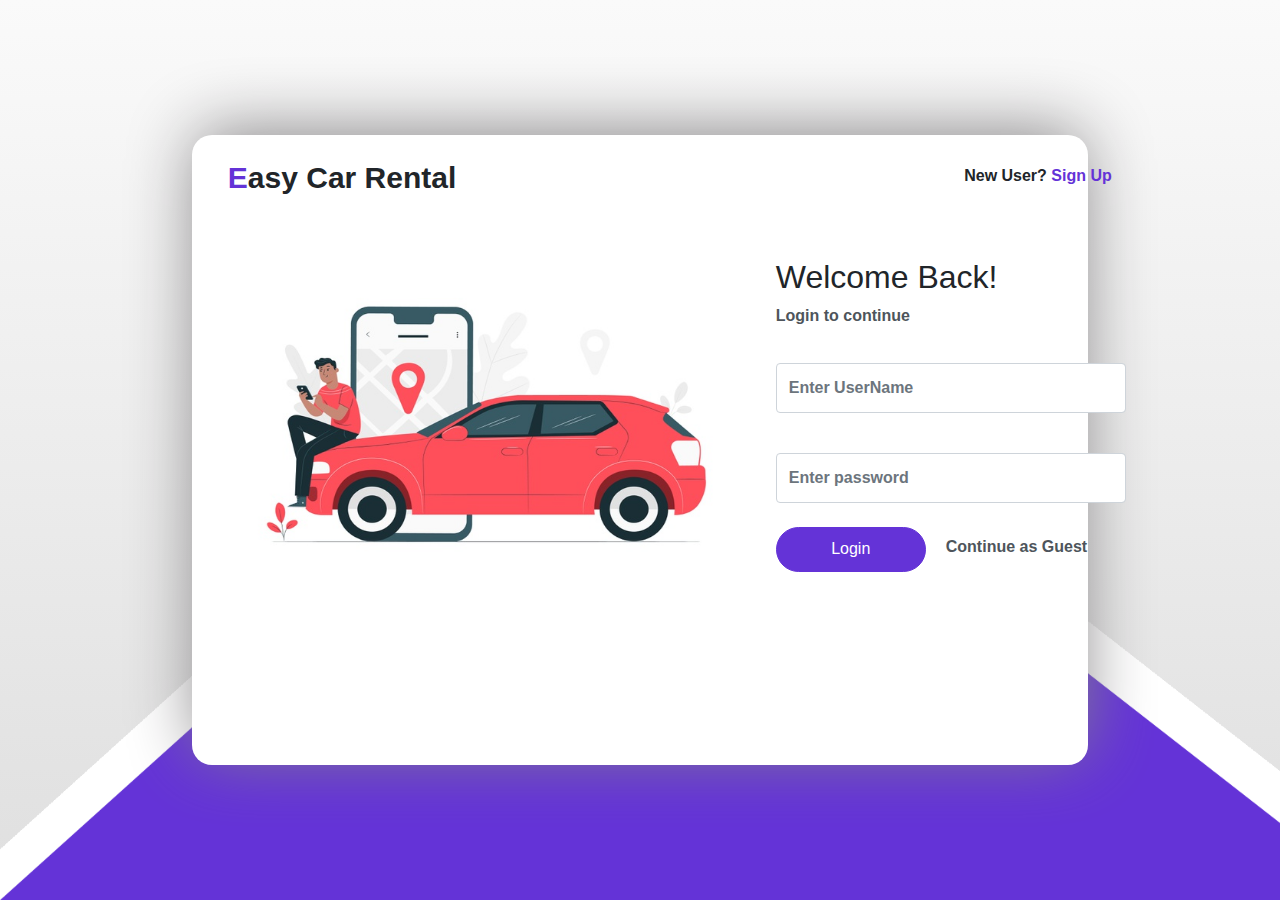
<file: Easy_Car_Rental_Front_End/index.html>
<!DOCTYPE html>
<html lang="en">
<head>
    <meta charset="UTF-8">
    <title>Easy Car Rental</title>

    <meta name="viewport" content="width=device-width, initial-scale=1.0">

    <link rel="stylesheet" href="assets/frameworks/bootstrap/css/bootstrap.min.css">
    <link rel="stylesheet" href="css/login.css">
</head>
<body>

    <div>
        <img src="assets/img/login/login_background.png" alt="login_Background" id="login-background-img">
    </div>

    <div class="container">
        <div id="login-card">
            <div id="login-container">

                <div>
                    <img src="assets/img/login/city-driver-concept.jpg" alt="login-image" id="login-img">

                    <h2 id="heading"><span>E</span>asy Car Rental</h2>

                </div>
                <div id="frm-login">

                    <div id="signup-header">
                        <p>New User? <span data-toggle="modal" data-target="#exampleModal">Sign Up</span> </p>
                    </div>

                    <div id="login-description">
                        <h2>Welcome Back!</h2>
                        <p>Login to continue</p>
                    </div>

                    <form>
                        <div class="form-group">
                            <input type="email" class="form-control" id="txtEmail" placeholder="Enter UserName">
                        </div>
                        <div class="form-group">
                            <input type="password" class="form-control" id="txtPassword" placeholder="Enter password">
                        </div>


                        <div style="display: flex">
                            <div>
                                <button type="button" class="btn btn-primary" id="btnLogin">Login</button>
                            </div>

                            <div>
                                <P id="guest-login">Continue as Guest</P>
                            </div>
                        </div>

                    </form>
                </div>
            </div>
        </div>

        <!-- Modal -->
        <div class="modal fade" id="exampleModal" tabindex="-1" aria-labelledby="exampleModalLabel" aria-hidden="true">
            <!-- Vertically centered modal -->
            <div class="modal-dialog modal-dialog-centered">
                <div class="modal-dialog">
                    <div class="modal-content">
                        <div class="modal-header">
                            <h5 class="modal-title">Sign-UP</h5>
                            <button type="button" class="close" data-dismiss="modal" aria-label="Close">
                                <span aria-hidden="true">&times;</span>
                            </button>
                        </div>
                        <div class="modal-body">
                            <form>
                                <div class="form-group">
                                    <label for="txtName">Name</label>
                                    <input type="text" class="form-control" id="txtName">
                                </div>
                                <div class="form-group">
                                    <label for="txtContactNo">Contact No</label>
                                    <input type="text" class="form-control" id="txtContactNo">
                                </div>
                                <div class="form-group">
                                    <label for="txtAddress">Address</label>
                                    <input type="text" class="form-control" id="txtAddress">
                                </div>
                                <div class="form-group">
                                    <label for="txtEm">Email</label>
                                    <input type="email" class="form-control" id="txtEm">
                                </div>
                                <div class="form-row">
                                    <div class="form-group col-md-6">
                                        <label for="txtUserName">User name</label>
                                        <input type="email" class="form-control" id="txtUserName">
                                    </div>
                                    <div class="form-group col-md-6">
                                        <label for="txtPass">Password</label>
                                        <input type="password" class="form-control" id="txtPass">
                                    </div>
                                </div>

                                <div class="form-group">
                                    <label for="txtDNo">Driving License Number</label>
                                    <input type="text" class="form-control" id="txtDNo">
                                </div>
                                <div class="form-group">
                                    <label for="txtNicNo">NIC Number</label>
                                    <input type="text" class="form-control" id="txtNicNo">
                                </div>
                            </form>
                        </div>
                        <div class="modal-footer">
                            <button type="button" class="btn btn-secondary btnClose" data-dismiss="modal" id="btnClose1">Close</button>
                            <button type="button" class="btn btn-primary" id="btnRegister" data-target="#exampleModal1" >Register</button>
                        </div>
                    </div>
                </div>
            </div>
        </div>

    </div>

    <script src="https://code.jquery.com/jquery-3.5.1.slim.min.js"
        integrity="sha384-DfXdz2htPH0lsSSs5nCTpuj/zy4C+OGpamoFVy38MVBnE+IbbVYUew+OrCXaRkfj"
        crossorigin="anonymous"></script>
    <script src="https://cdn.jsdelivr.net/npm/bootstrap@4.5.3/dist/js/bootstrap.bundle.min.js"
        integrity="sha384-ho+j7jyWK8fNQe+A12Hb8AhRq26LrZ/JpcUGGOn+Y7RsweNrtN/tE3MoK7ZeZDyx"
        crossorigin="anonymous"></script>
    <script src="js/jquery-3.5.1.min.js"></script>
    <script src="js/login.js"></script>
</body>
</html>
</file>
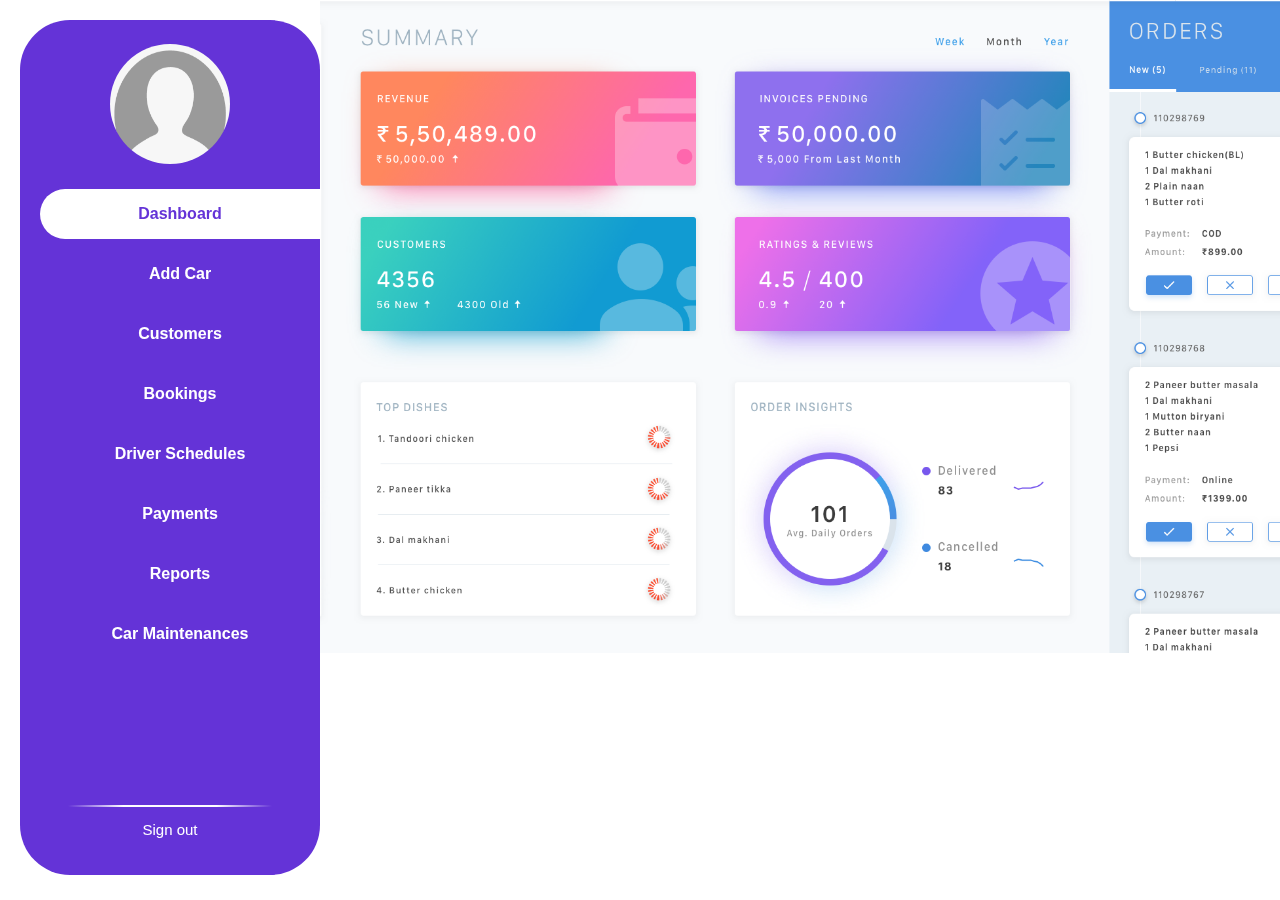
<file: Easy_Car_Rental_Front_End/admin.html>
<!DOCTYPE html>
<html lang="en">
<head>
    <meta charset="UTF-8">
    <title>Admin page</title>

    <meta name="viewport" content="width=device-width, initial-scale=1.0">

    <link rel="stylesheet" href="assets/frameworks/bootstrap/css/bootstrap.min.css">
    <link rel="stylesheet" href="css/sample.css">
    <link rel="stylesheet" href="css/admin.css">
</head>
<body>


<div id="side-panel">

    <div style="text-align: center">
        <img src="assets/img/user.png" alt="user" id="user-image">
    </div>

    <h3 id="user-name">User name</h3>

    <div style="text-align: right; margin-top: 25px">
        <button type="button" class="btn-custom-selected" id="btnDashboard">Dashboard</button>
        <button type="button" class="btn-custom" id="btnAddCar">Add Car</button>
        <button type="button" class="btn-custom" id="btnCustomer">Customers</button>
        <button type="button" class="btn-custom" id="btnBookings">Bookings</button>
        <button type="button" class="btn-custom" id="btnDriver">Driver Schedules</button>
        <button type="button" class="btn-custom" id="btnPayments">Payments</button>
        <button type="button" class="btn-custom" id="btnReports">Reports</button>
        <button type="button" class="btn-custom" id="btnCarMaintenances">Car Maintenances</button>
    </div>

    <div>
        <div id="horizontal-line"></div>
    </div>

    <div id="page-controllers">
        <p id="sign-out">Sign out</p>
    </div>

</div>

<div id="main-container">
    <div id="dashboard">
        <img src="assets/img/aaa.png" alt="" style="width: 100%; height: 100%">
    </div>

    <div id="car">
        <div class="container-fluid">
            <form>
                <div class="row">
                    <div class="col-3">
                        <input type="text" class="form-control" id="txtBrand" placeholder="Brand">
                    </div>
                    <div class="col-3">
                        <input type="text" class="form-control" id="txtNoPassengers" placeholder="No of passengers">
                    </div>

                    <div class="col-2">
                        <select class="custom-select my-1 mr-sm-2" id="carType">
                            <option selected>Car Type</option>
                            <option value="general">General</option>
                            <option value="premium">Premium</option>
                            <option value="luxury">Luxury</option>
                        </select>
                    </div>

                    <div class="col-2">
                        <select class="custom-select my-1 mr-sm-2" id="transmissionType">
                            <option selected>Transmission</option>
                            <option value="auto">Auto</option>
                            <option value="manual">Manual</option>
                        </select>
                    </div>

                    <div class="col-2">
                        <select class="custom-select my-1 mr-sm-2" id="fuelType">
                            <option selected>Fuel Type</option>
                            <option value="petrol">Petrol</option>
                            <option value="diesel">Diesel</option>
                        </select>
                    </div>

                </div>

                <div class="row mt-4">
                    <div class="col-3">
                        <input type="text" class="form-control" id="txtRegistrationNo" placeholder="Registration No">
                    </div>

                    <div class="col-3">
                        <input type="text" class="form-control" id="txtColour" placeholder="Vehicle colour">
                    </div>

                    <div class="col-3">
                        <input type="text" class="form-control" id="txtLossDamage" placeholder="Loss Damage Waiver">
                    </div>

                    <div class="col-3">
                        <div class="input-group mb-3">
                            <div class="custom-file">
                                <input type="file" class="custom-file-input" id="imgFront"
                                       aria-describedby="inputGroupFileAddon01">
                                <label class="custom-file-label" for="imgFront">Choose file</label>
                            </div>
                        </div>
                    </div>
                </div>

                <hr class="mt-3 mb-3">

                <h3 class="text-center mb-3">Price for Rent durations</h3>

                <div class="form-row">
                    <div class="form-group col-md-6">
                        <input type="text" class="form-control" id="txtDailyRate" placeholder="Daily Rate">
                    </div>
                    <div class="form-group col-md-6">
                        <input type="text" class="form-control" id="txtMonthlyRate" placeholder="Monthly Rate">
                    </div>
                </div>

                <h3 class="text-center mb-3">Free Millage</h3>

                <div class="form-row">
                    <div class="form-group col-md-6">
                        <input type="text" class="form-control" id="txtPrice" placeholder="Price">
                    </div>
                    <div class="form-group col-md-6">
                        <input type="text" class="form-control" id="txtDuration" placeholder="Duration">
                    </div>
                </div>

                <div class="row mt-4">
                    <div class="col-4">
                        <div class="form-group">
                            <input type="text" class="form-control" id="txtPriceForExtraKM" placeholder="Price for Extra KM">
                        </div>
                    </div>

                    <div class="col-4">
                        <div class="btn-group btn-group-lg" role="group" aria-label="First group">
                            <button type="button" class="btn btn-success" id="btnSaveCar">Save</button>
                            <button type="button" class="btn btn-warning" id="btnUpdateCar">Update</button>
                            <button type="button" class="btn btn-danger" data-toggle="modal" data-target="#staticBackdrop" >Delete</button>
                            <button type="button" class="btn btn-secondary" id="btnCarClear">Clear</button>
                        </div>
                    </div>

                    <div class="col-4">
                        <div class="input-group mb-3">
                            <div class="input-group-prepend">
                                <span class="input-group-text bg-primary text-white" id="searchCar">Search</span>
                            </div>
                            <input type="text" class="form-control" id="txtCarSearch" aria-describedby="basic-addon3">
                        </div>
                    </div>

                </div>
                <hr>

<!--                <div style="height: 400px; overflow-y: scroll; overflow-x: hidden" class="container-fluid">-->

<!--                </div>-->

                <div>
                    <table class="table">
                        <thead class="thead-dark">
                        <tr>
                            <th scope="col">ID</th>
                            <th scope="col">Registration No</th>
                            <th scope="col">No of passenger</th>
                            <th scope="col">Transmission</th>
                            <th scope="col">Car Type</th>
                        </tr>
                        </thead>
                        <tbody id="tblCar">

                        </tbody>
                    </table>

                </div>
            </form>

            <!-- Modal -->
            <div class="modal fade" id="staticBackdrop" data-backdrop="static" data-keyboard="false" tabindex="-1" aria-labelledby="staticBackdropLabel" aria-hidden="true">
                <div class="modal-dialog">
                    <div class="modal-content">
                        <div class="modal-header">
                            <h5 class="modal-title">Delete car</h5>
                            <button type="button" class="close" data-dismiss="modal" aria-label="Close">
                                <span aria-hidden="true">&times;</span>
                            </button>
                        </div>
                        <div class="modal-body">
                            <div class="form-group">
                                <label for="txtCarDeleteID">Enter car ID you need to delete</label>
                                <input type="text" class="form-control" id="txtCarDeleteID" placeholder="Car ID">
                            </div>
                        </div>
                        <div class="modal-footer">
                            <button type="button" class="btn btn-secondary" data-dismiss="modal">Close</button>
                            <button type="button" class="btn btn-danger" id="btnDeleteCar">Delete</button>
                        </div>
                    </div>
                </div>
            </div>

        </div>
    </div>

    <div id="customer">
        <div class="container-fluid">
            <div class="row" style="height: 40vh; overflow-y: scroll">
                <div class="col-12">
                    <table class="table table-hover">
                        <thead class="thead-dark">
                        <tr>
                            <th scope="col">ID</th>
                            <th scope="col">Name</th>
                            <th scope="col">NIC No</th>
                            <th scope="col">Driving Licence No</th>
                            <th scope="col">View Driving licence</th>
                            <th scope="col">View NIC</th>
                            <th scope="col">Verify</th>
                        </tr>
                        </thead>
                        <tbody id="tblCusBody">

                        </tbody>
                    </table>
                </div>
            </div>

            <hr class="mt-3 mb-3">

            <div class="row">
                <div class="col-3">
                    <div class="form-group">
                        <input type="email" class="form-control" id="txtCussearch" placeholder="Enter Name">
                    </div>
                </div>
                <div class="col-3">
                    <button type="button" class="btn btn-primary" id="cusSearch">Search</button>
                </div>
            </div>

            <div class="row">
                <div class="col-12">
                    <table class="table table-hover">
                        <thead>
                        <tr>
                            <th scope="col">ID</th>
                            <th scope="col">Name</th>
                            <th scope="col">Address</th>
                            <th scope="col">Contact</th>
                            <th scope="col">Email</th>
                            <th scope="col">NIC No</th>
                            <th scope="col">Licence NO</th>
                        </tr>
                        </thead>
                        <tbody id="tblSearchCus">


                        </tbody>
                    </table>
                </div>
            </div>

        </div>
    </div>

    <div id="bookings">
        <div class="container-fluid">
            <div class="row">
                <div class="col-12">
                    <table class="table table-hover">
                        <thead class="thead-dark">
                        <tr>
                            <th scope="col">ID</th>
                            <th scope="col">Car</th>
                            <th scope="col">Driver</th>
                            <th scope="col">Rent duration</th>
                            <th scope="col" id="colUpdate">Update</th>
                            <th scope="col" id="colDeny">Deny</th>
                        </tr>
                        </thead>
                        <tbody id="tblBookings">
                        <tr>
                            <th scope="row">1</th>
                            <td>Mark</td>
                            <td>Otto</td>
                            <td>@mdo</td>
                            <td><button type="button" class="btn btn-warning" data-target="#modalUpdate">Update</button></td>
                            <td><button type="button" class="btn btn-danger" data-target="#modalDelete">Delete</button></td>
                        </tr>
                        </tbody>
                    </table>
                </div>
            </div>

            <!-- Update Modal -->
            <div class="modal fade" id="modalUpdate" data-backdrop="static" data-keyboard="false" tabindex="-1" aria-labelledby="staticBackdropLabel" aria-hidden="true">
                <div class="modal-dialog">
                    <div class="modal-content">

                    </div>
                </div>
            </div>

            <!-- DeleteModal -->
            <div class="modal fade" id="modalDelete" data-backdrop="static" data-keyboard="false" tabindex="-1" aria-labelledby="staticBackdropLabel" aria-hidden="true">
                <div class="modal-dialog">
                    <div class="modal-content">
                        <div class="modal-header">
                            <h5 class="modal-title" id="staticBackdropLabel">Modal title</h5>
                            <button type="button" class="close" data-dismiss="modal" aria-label="Close">
                                <span aria-hidden="true">&times;</span>
                            </button>
                        </div>
                        <div class="modal-body">
                            ...
                        </div>
                        <div class="modal-footer">
                            <button type="button" class="btn btn-secondary" data-dismiss="modal">Close</button>
                            <button type="button" class="btn btn-primary">Understood</button>
                        </div>
                    </div>
                </div>
            </div>
        </div>
    </div>

    <div id="driver">
        <div class="jumbotron">
            <div class="form-row">
                <div class="form-group col-md-6">
                    <input type="text" class="form-control" id="txtDriverName" placeholder="Name">
                </div>
                <div class="form-group col-md-6">
                    <input type="text" class="form-control" id="txtDriverContact" placeholder="Contact No">
                </div>
            </div>

            <div class="form-row">
                <div class="form-group col-md-6">
                    <input type="text" class="form-control" id="txtDriverNic" placeholder="NIC No">
                </div>
            </div>

            <div class="form-row">
                <div class="form-group col-md-6">
                    <input type="text" class="form-control" id="txtDriverUserName" placeholder="User Name">
                </div>
                <div class="form-group col-md-6">
                    <input type="password" class="form-control" id="txtDriverPassword" placeholder="Password">
                </div>
            </div>

            <div class="col-12">
                <button type="button" class="btn btn-primary btn-block" id="btnDriverSave">Save</button>
            </div>
        </div>
    </div>

    <div id="payments"></div>

    <div id="reports"></div>

    <div id="maintenance"></div>

    </div>

</div>

    <script src="https://code.jquery.com/jquery-3.5.1.slim.min.js"
            integrity="sha384-DfXdz2htPH0lsSSs5nCTpuj/zy4C+OGpamoFVy38MVBnE+IbbVYUew+OrCXaRkfj"
            crossorigin="anonymous"></script>
    <script src="https://cdn.jsdelivr.net/npm/bootstrap@4.5.3/dist/js/bootstrap.bundle.min.js"
            integrity="sha384-ho+j7jyWK8fNQe+A12Hb8AhRq26LrZ/JpcUGGOn+Y7RsweNrtN/tE3MoK7ZeZDyx"
            crossorigin="anonymous"></script>
    <script src="js/jquery-3.5.1.min.js"></script>
    <script src="js/adminUI.js"></script>
    <script src="js/admin.js"></script>

</body>
</html>
</file>
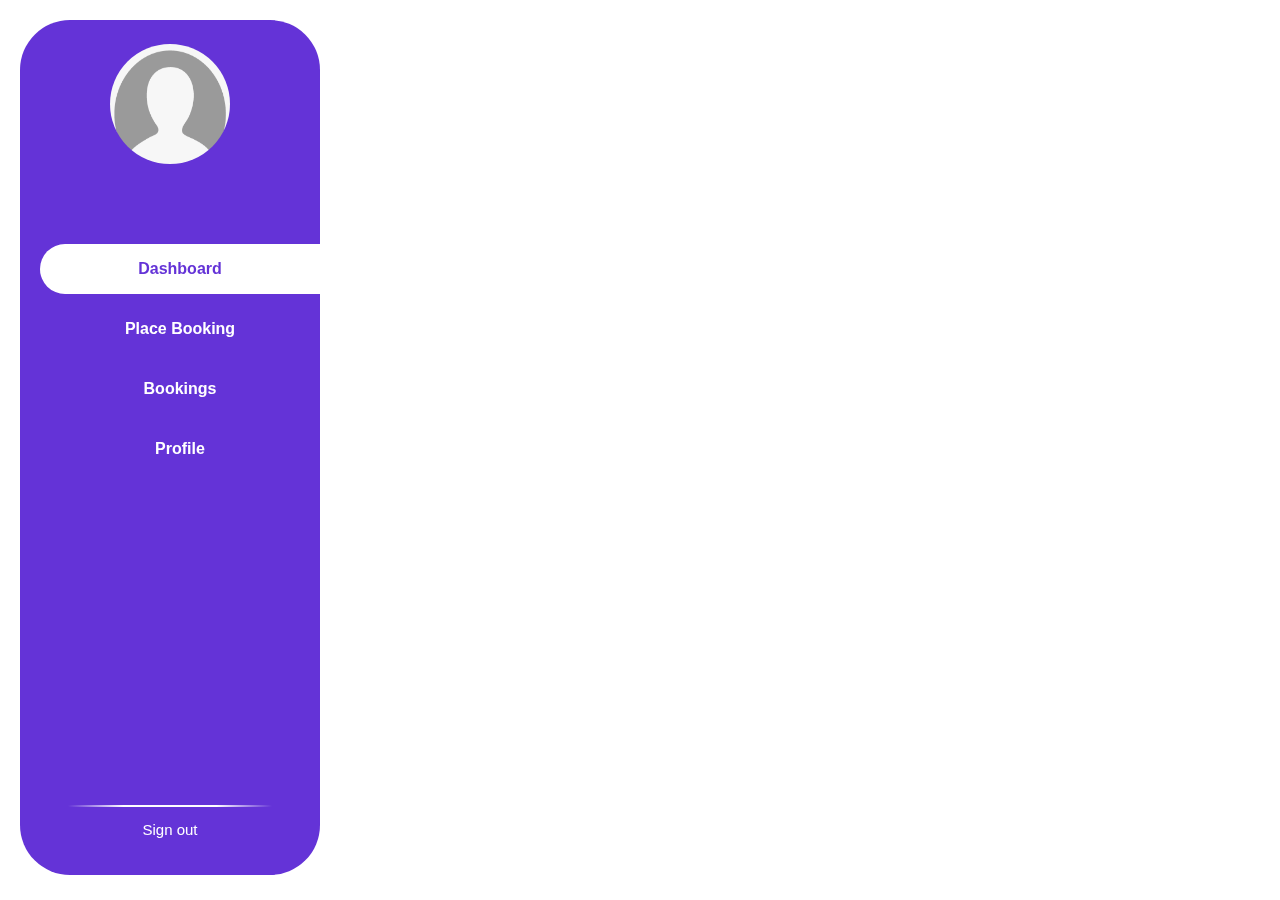
<file: Easy_Car_Rental_Front_End/customer.html>
<!DOCTYPE html>
<html lang="en">
<head>
    <meta charset="UTF-8">
    <title>Customer</title>

    <meta name="viewport" content="width=device-width, initial-scale=1.0">

    <link rel="stylesheet" href="assets/frameworks/bootstrap/css/bootstrap.min.css">
    <link rel="stylesheet" href="css/sample.css">
    <link rel="stylesheet" href="css/customer.css">
</head>
<body>
<div id="side-panel">

    <div style="text-align: center">
        <img src="assets/img/user.png" alt="user" id="user-image">
    </div>

    <h3 id="user-name">User name</h3>

    <div style="text-align: right; margin-top: 80px">
        <button type="button" class="btn-custom-selected" id="btnDashBoard">Dashboard</button>
        <button type="button" class="btn-custom" id="btnPlaceBooking">Place Booking</button>
        <button type="button" class="btn-custom" id="btnBookings">Bookings</button>
        <button type="button" class="btn-custom" id="btnProfile">Profile</button>
    </div>

    <div>
        <div id="horizontal-line"></div>
    </div>

    <div id="page-controllers">
        <p id="sign-out">Sign out</p>
    </div>


</div>

<div id="main-container">
    <div id="dashboard">
        <img src="assets/img/aaa.png" alt="" style="width: 100%; height: 100%">
    </div>

    <div id="place-booking">
        <div class="container-fluid">
            <div class="row">
                <div class="col-12">
                    <div class="jumbotron">
                        <h3>Select Car details</h3>
                        <hr>
                        <div class="form-group col-md-4">
                            <label for="cmbCusCarSelect">Select Car Type</label>
                            <select id="cmbCusCarSelect" class="form-control">
                                <option selected>Choose...</option>
                                <option value="general">General</option>
                                <option value="premium">Premium</option>
                                <option value="luxury">Luxury</option>
                            </select>
                        </div>
                        <div class="form-group col-md-4">
                            <button type="button" class="btn btn-primary" id="btnCusCarSearch">Search</button>
                        </div>

                        <div style="height: 350px; overflow-y: scroll">
                            <table class="table table-hover">
                                <thead class="thead-dark">
                                <tr>
                                    <th scope="col">ID</th>
                                    <th scope="col">Brand</th>
                                    <th scope="col">No of passengers</th>
                                    <th scope="col">Transmission</th>
                                    <th scope="col">Fuel</th>
                                    <th scope="col">Daily rate</th>
                                    <th scope="col">Monthly rate</th>
                                    <th scope="col">Loss Damage Waiver</th>
                                </tr>
                                </thead>
                                <tbody id="tblCusCar">

                                </tbody>
                            </table>
                        </div>
                    </div>

                    <div class="jumbotron mt-3">
                        <div class="row">
                            <div class="form-group col-md-3">
                                <label for="cmbDriverNeed">Do you need a driver</label>
                                <select id="cmbDriverNeed" class="form-control">
                                    <option selected>Choose...</option>
                                    <option value="yes">Yes</option>
                                    <option value="no">No</option>
                                </select>
                            </div>
                            <div class="col-3">
                                <label for="pickupDate">Pickup Date</label>
                                <input class="form-control" type="date" id="pickupDate">
                            </div>
                            <div class="col-3">
                                <label for="ReturnDate">Return Date</label>
                                <input class="form-control" type="date" id="ReturnDate">
                            </div>
                        </div>
                    </div>

                    <div class="jumbotron mt-3">
                        <div class="row">
                            <div class="col-3">
                                <fieldset disabled>
                                    <div class="form-group">
                                        <input type="text" id="txtCarID" class="form-control" placeholder="Car ID">
                                    </div>
                                </fieldset>
                            </div>
                            <div class="col-3">
                                <fieldset disabled>
                                    <div class="form-group">
                                        <input type="text" id="txtDriverID" class="form-control" placeholder="Driver">
                                    </div>
                                </fieldset>
                            </div>
                            <div class="col-3">
                                <button type="button" class="btn btn-primary" id="btnPlaceOrder">Place order</button>
                            </div>
                        </div>
                    </div>

                </div>
            </div>
        </div>
    </div>
    <div id="bookings"></div>
    <div id="profile">
        <div class="container-fluid">
            <form enctype="multipart/form-data" method="post" action="">
                <div class="col-12">
                    <div class="row" style="margin: 0">
                        <div class="col-12 col-sm-6 col-md-4 box-border">
                            <div class="form-group">
                                <label for="fileNicF">NIC Front Side</label>
                                <input class="form-control-file" id="fileNicF" name="file[]"
                                       placeholder="Driving Licence No"
                                       type="file">
                            </div>
                            <div class="form-group">
                                <label for="fileNicB">NIC Back Side</label>
                                <input class="form-control-file" id="fileNicB" name="file[]"
                                       placeholder="Driving Licence No"
                                       type="file">
                            </div>
                        </div>
                    </div>
                    <div class="row" style="margin: 0">
                        <div class="col-12 col-sm-6 col-md-4 box-border">
                            <div class="form-group">
                                <label for="fileNicF">Driving License Front Side</label>
                                <input class="form-control-file" id="fileLicF" name="file[]"
                                       placeholder="Driving Licence No"
                                       type="file">
                            </div>
                            <div class="form-group">
                                <label for="fileNicB">Driving License Back Side</label>
                                <input class="form-control-file" id="fileLicB" name="file[]"
                                       placeholder="Driving Licence No"
                                       type="file">
                            </div>
                        </div>
                    </div>
                </div>
                <div class="col-12">
                    <div class="row" style="margin: 0">
                        <div class="col-12 col-sm-6 col-md-4">
                            <div class="form-group">
                                <button class="btn btn-primary" type="button" id="but_upload">Upload</button>
                            </div>
                        </div>
                    </div>
                </div>
            </form>
            <hr class="mt-3 mb-3">

            <div>
                <div class="form-row">
                    <div class="col">
                        <input type="text" class="form-control" placeholder="user Name" id="txtCusUpdateUserName">
                    </div>
                    <div class="col">
                        <input type="password" class="form-control" placeholder="Password" id="txtCusUpdatePassword">
                    </div>
                </div>
                <div class="col-12 mt-3" style="text-align: right">
                    <button type="submit" class="btn btn-warning col-3" id="cusUpdateProfile">Update</button>
                </div>
            </div>

        </div>
    </div>
</div>

<script src="https://code.jquery.com/jquery-3.5.1.slim.min.js"
        integrity="sha384-DfXdz2htPH0lsSSs5nCTpuj/zy4C+OGpamoFVy38MVBnE+IbbVYUew+OrCXaRkfj"
        crossorigin="anonymous"></script>
<script src="https://cdn.jsdelivr.net/npm/bootstrap@4.5.3/dist/js/bootstrap.bundle.min.js"
        integrity="sha384-ho+j7jyWK8fNQe+A12Hb8AhRq26LrZ/JpcUGGOn+Y7RsweNrtN/tE3MoK7ZeZDyx"
        crossorigin="anonymous"></script>
<script src="js/jquery-3.5.1.min.js"></script>
<script src="js/cusomerUI.js"></script>
<script src="js/customer.js"></script>
</body>
</html>
</file>
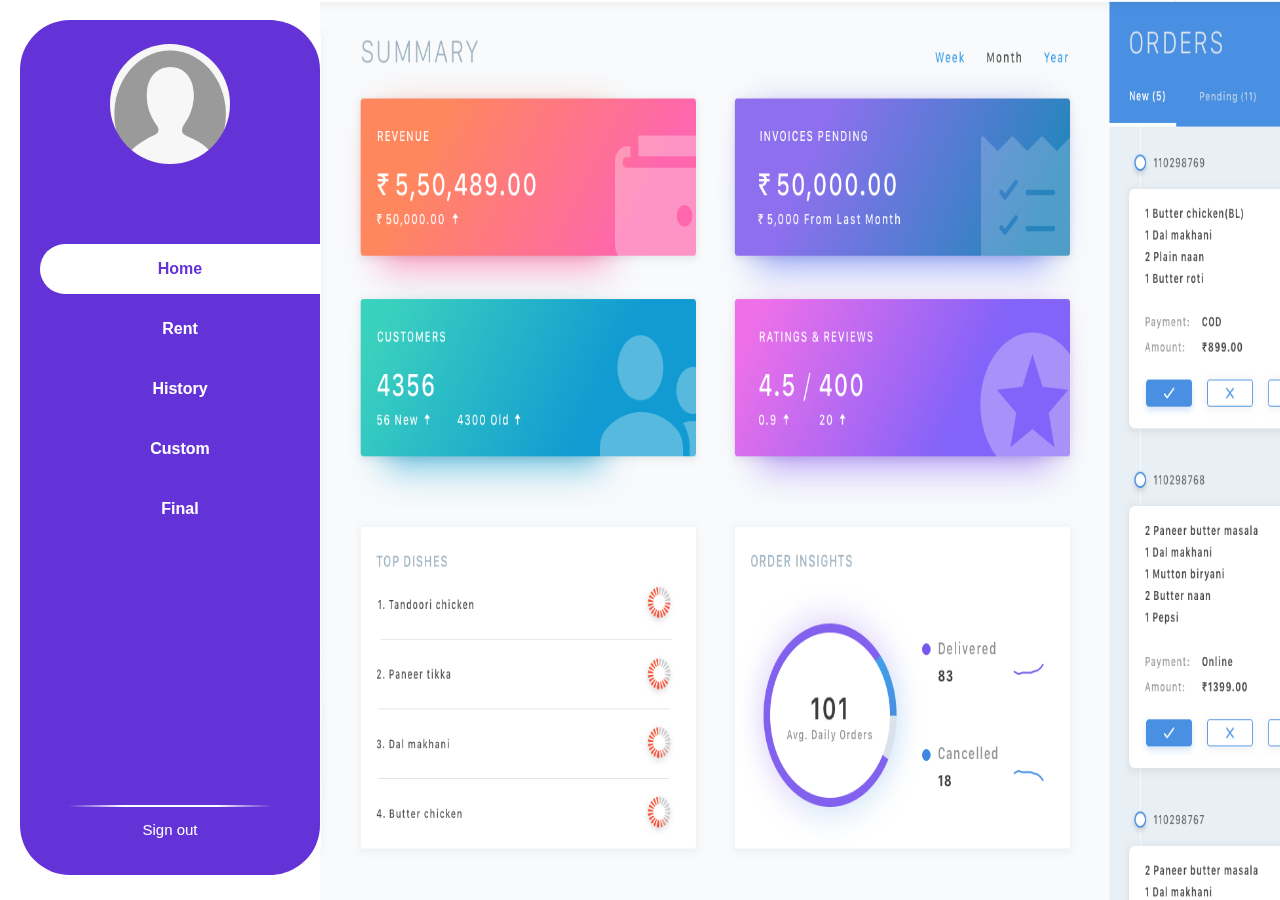
<file: Easy_Car_Rental_Front_End/driver.html>
<!DOCTYPE html>
<html lang="en">
<head>
    <meta charset="UTF-8">
    <title>Driver</title>

    <meta name="viewport" content="width=device-width, initial-scale=1.0">

    <link rel="stylesheet" href="assets/frameworks/bootstrap/css/bootstrap.min.css">
    <link rel="stylesheet" href="css/sample.css">
</head>
<body>

<div id="side-panel">

    <div style="text-align: center">
        <img src="assets/img/user.png" alt="user" id="user-image">
    </div>

    <h3 id="user-name">User name</h3>

    <div style="text-align: right; margin-top: 80px">
        <button type="button" class="btn-custom-selected" id="btnHome">Home</button>
        <button type="button" class="btn-custom" id="btnRent">Rent</button>
        <button type="button" class="btn-custom" id="btnHistory">History</button>
        <button type="button" class="btn-custom" id="btnCustom">Custom</button>
        <button type="button" class="btn-custom" id="btnFinal">Final</button>
    </div>

    <div>
        <div id="horizontal-line"></div>
    </div>

    <div id="page-controllers">
        <p id="sign-out">Sign out</p>
    </div>


</div>

<div id="main-container">
    <img src="assets/img/aaa.png" alt="" style="width: 100%; height: 100%">
</div>

<script src="https://code.jquery.com/jquery-3.5.1.slim.min.js"
        integrity="sha384-DfXdz2htPH0lsSSs5nCTpuj/zy4C+OGpamoFVy38MVBnE+IbbVYUew+OrCXaRkfj"
        crossorigin="anonymous"></script>
<script src="https://cdn.jsdelivr.net/npm/bootstrap@4.5.3/dist/js/bootstrap.bundle.min.js"
        integrity="sha384-ho+j7jyWK8fNQe+A12Hb8AhRq26LrZ/JpcUGGOn+Y7RsweNrtN/tE3MoK7ZeZDyx"
        crossorigin="anonymous"></script>
<script src="js/jquery-3.5.1.min.js"></script>
<script src="js/sample.js"></script>
<script src="js/driver.js"></script>
</body>
</html>
</file>
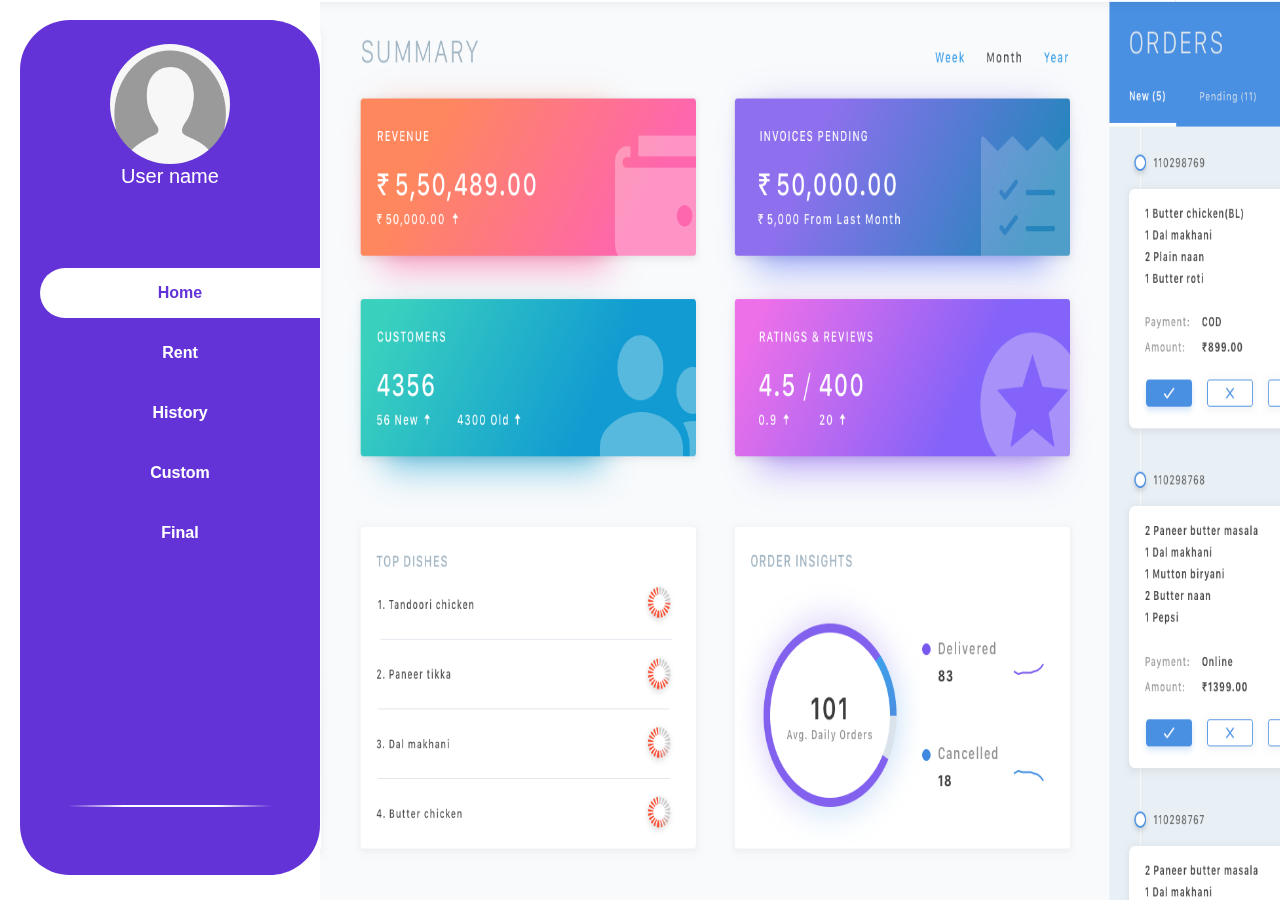
<file: Easy_Car_Rental_Front_End/sample.html>
<!DOCTYPE html>
<html lang="en">
<head>
    <meta charset="UTF-8">
    <title>Sample page</title>

    <meta name="viewport" content="width=device-width, initial-scale=1.0">

    <link rel="stylesheet" href="assets/frameworks/bootstrap/css/bootstrap.min.css">
    <link rel="stylesheet" href="css/sample.css">
</head>
<body>

    <div id="side-panel">

        <div style="text-align: center">
            <img src="assets/img/user.png" alt="user" id="user-image">
        </div>

        <h3 id="user-name">User name</h3>

        <div style="text-align: right; margin-top: 80px">
            <button type="button" class="btn-custom-selected" id="btnHome">Home</button>
            <button type="button" class="btn-custom" id="btnRent">Rent</button>
            <button type="button" class="btn-custom" id="btnHistory">History</button>
            <button type="button" class="btn-custom" id="btnCustom">Custom</button>
            <button type="button" class="btn-custom" id="btnFinal">Final</button>
        </div>

        <div>
            <div id="horizontal-line"></div>
        </div>


    </div>

    <div id="main-container">
        <img src="assets/img/aaa.png" alt="" style="width: 100%; height: 100%">
    </div>

    <script src="https://code.jquery.com/jquery-3.5.1.slim.min.js"
            integrity="sha384-DfXdz2htPH0lsSSs5nCTpuj/zy4C+OGpamoFVy38MVBnE+IbbVYUew+OrCXaRkfj"
            crossorigin="anonymous"></script>
    <script src="https://cdn.jsdelivr.net/npm/bootstrap@4.5.3/dist/js/bootstrap.bundle.min.js"
            integrity="sha384-ho+j7jyWK8fNQe+A12Hb8AhRq26LrZ/JpcUGGOn+Y7RsweNrtN/tE3MoK7ZeZDyx"
            crossorigin="anonymous"></script>
    <script src="js/jquery-3.5.1.min.js"></script>
    <script src="js/sample.js"></script>
</body>
</html>
</file>
<file: Easy_Car_Rental_Front_End/css/login.css>
button:focus{
    outline: none;
}

body{
    background: rgb(250,250,250);
    background: linear-gradient(180deg, rgba(250,250,250,1) 0%, rgba(223,223,223,1) 100%);
}

#login-background-img{
    width: 100%;
    height: 100vh;
}

#login-card{
    position: absolute;
    top: 0;
    bottom: 0;
    left: 0;
    right: 0;
    margin: auto;
    width: 70%;
    height: 70%;
    background: white;
    border-radius: 20px;
    -webkit-box-shadow: 0px -8px 68px -5px rgba(135,133,135,1);
    -moz-box-shadow: 0px -8px 68px -5px rgba(135,133,135,1);
    box-shadow: 0px -8px 68px -5px rgba(135,133,135,1);
}

#login-container{
    position: absolute;
    top: 0;
    bottom: 0;
    left: 0;
    right: 0;
    margin: auto;
    display: flex;
    justify-content: left;
    width: 100%;
    height: 100%;
    padding-top: 13%;
    padding-left: 6%;
}

#heading{
    position: absolute;
    top: 4%;
    left: 4%;
}
#heading{
    font-weight: bold;
    font-size: 30px;
}
#heading>span{
    color: #6433D7;
}

#login-img{
    width: 480px;
    height: 300px;
    margin-top: 5%;
}

#frm-login{
    width: 500px;
    margin-left: 50px;
}

#btnLogin{
    background: #6433D7;
    border: 1px solid #6433D7;
    border-radius: 40px;
    width: 150px;
    height: 45px;
    margin-top: 5%;
}

#guest-login{
    width: 200px;
    margin-top: 8%;
    margin-left: 10%;
    font-weight: bold;
    color: #4e555b;
}

#signup-header{
    text-align: right;
    margin-top: -25%;
    margin-right: 4%;
}
#signup-header>p{
    font-weight: bold;
}
#signup-header>p>span{
    color: #6433D7;
}

#login-description{
    font-weight: bold;
    margin-top: 20%;
    margin-bottom: 10%;
}
#login-description>p{
    color: #4e555b;
}

#txtEmail{
    height: 50px;
    margin-bottom: 40px;
}
#txtEmail::placeholder{
    font-weight: bold;
}
#txtPassword{
    height: 50px;
}
#txtPassword::placeholder{
    font-weight: bold;
}

#btnRegister{
    background: #6433D7;
    border: 1px solid #6433D7;
    border-radius: 40px;
    width: 150px;
    height: 45px;
}

.btnClose{
    background: white;
    border: 1px solid #8c8c8c;
    border-radius: 40px;
    width: 100px;
    height: 45px;
    color: #8C8C8C;
}

#btnClose:hover{
    background: #8C8C8C;
    border: 1px solid white;
    color: white;
}
</file>
<file: Easy_Car_Rental_Front_End/css/sample.css>
button:focus{
    outline: none;
}

#side-panel{
    margin: 20px 0 20px 20px;
    border-radius: 50px;
    background: #6433D7;
    width: 300px;
    height: 95vh;
    position: fixed;
}

#user-image{
    width: 120px;
    height: 120px;
    border-radius: 100%;
    margin-top: 8%;
}

#user-name{
    width: 100%;
    text-align: center;
    color: white;
    font-size: 20px;
}

.btn-custom{
    background: #6433D7;
    border: none;
    width: 280px;
    height: 50px;
    margin-bottom: 10px ;
    color: #ffffff;
    font-weight: 600;
}

.btn-custom-selected{
    background: white;
    border: none;
    width: 280px;
    height: 50px;
    border-radius: 50px 0 0 50px;
    margin-bottom: 10px ;
    color: #6433D7;
    font-weight: 600;
}

#horizontal-line{
    height: 2px;
    width: 100%;
    background: radial-gradient(circle, rgba(255,255,255,1) 31%, rgba(100,51,215,1) 68%);
    position: absolute;
    bottom: 8%;
}

#main-container{
    margin-left: 320px;
    width: 80%;
    height: 100vh;
}


#page-controllers{
    width: 90px;
    height: 30px;
    position: absolute;
    bottom: 3%;
    left: 0;
    right: 0;
    margin: auto;
}

#sign-out{
    width: 100%;
    text-align: center;
    color: white;
    font-size: 15px;
    cursor: pointer;
    transition-duration: 0.3s;
}
#sign-out:hover{
    cursor: pointer;
    font-size: 16px;
    transition-duration: 0.3s;
}
</file>
<file: Easy_Car_Rental_Front_End/css/admin.css>
#car{
    display: none;
    padding-top: 50px;
}
#customer{
    display: none;
    padding-top: 50px;
}
#bookings{
    display: none;
    padding-top: 50px;
}
#driver{
    display: none;
    padding-top: 50px;
}
#payments{
    display: none;
    padding-top: 50px;
}
#reports{
    display: none;
    padding-top: 50px;
}
#maintenance{
    display: none;
    padding-top: 50px;
}
</file>
<file: Easy_Car_Rental_Front_End/css/customer.css>
#dashboard{
    display: none;
    padding-top: 50px;
}
#place-booking{
    display: none;
    padding-top: 50px;
}
#bookings{
    display: none;
    padding-top: 50px;
}
#profile{
    display: none;
    padding-top: 50px;
}
</file>
